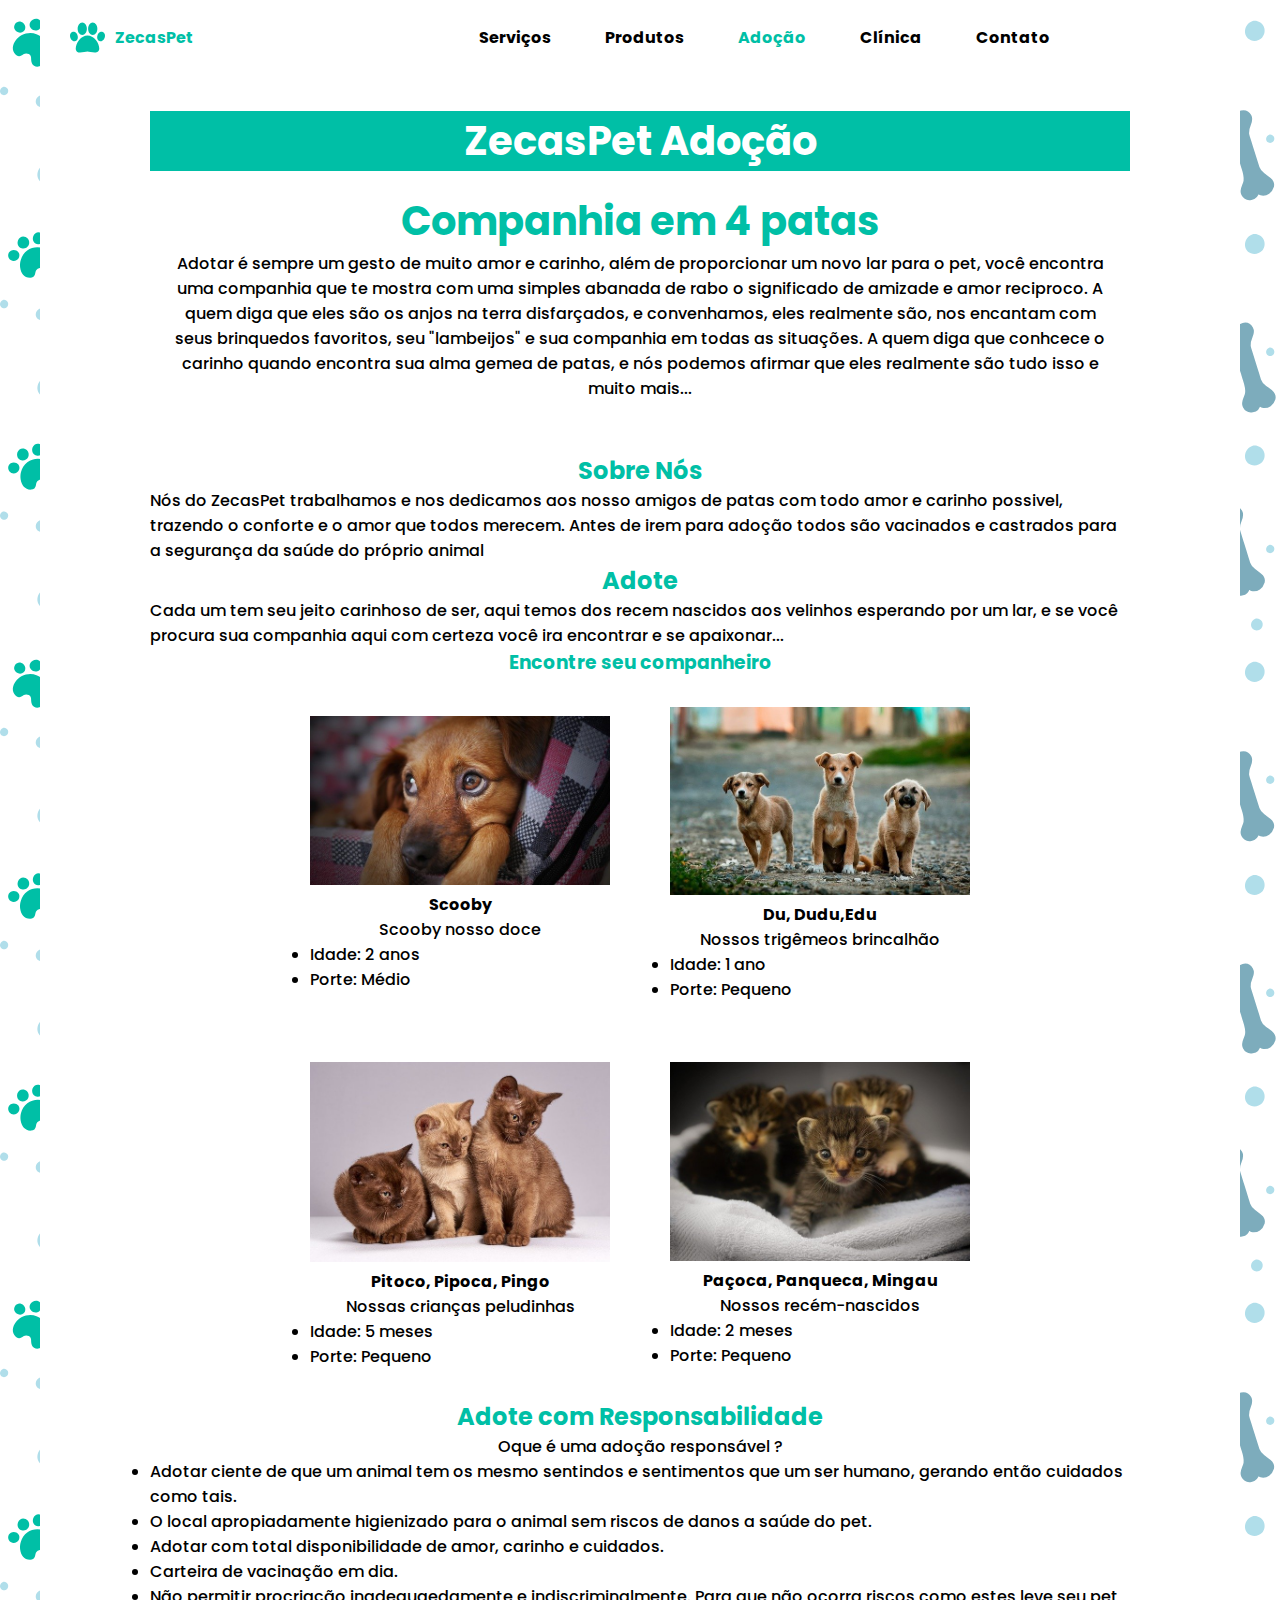
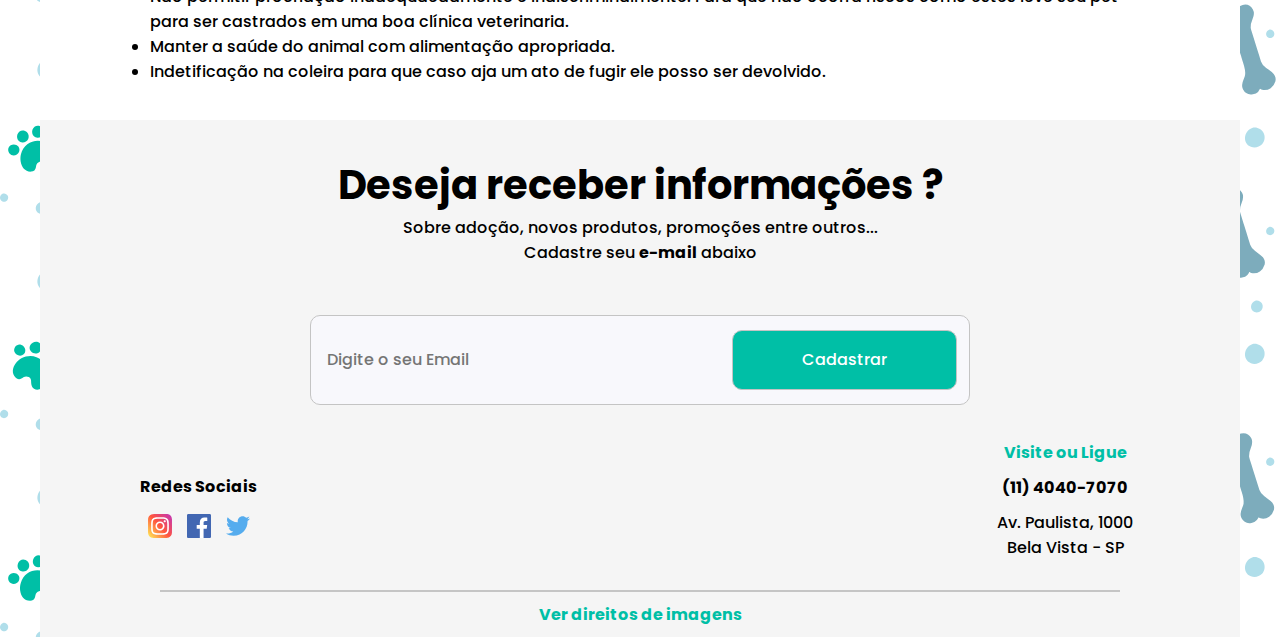
<file: adotation.html>
<!doctype html>
<html>
<head>
	<meta charset="UTF-8">
  <meta http-equiv="X-UA-Compatible" content="IE=edge">
  <meta name="viewport" content="width=device-width, initial-scale=1.0">
  <link rel="shortcut icon" href="assets/img/icons/paw.svg" type="image/x-icon">
  <link rel="stylesheet" href="assets/css/global.css">
  <link rel="stylesheet" href="assets/css/adotation.css">
  <title>ZecasPet | Adoção</title>
</head>
<body>
	<div class="container">

		<nav>
      <div class="logoNav">
        <a href="index.html">
          <img class="logo" src="assets/img/icons/paw.svg" title="Ir para página Inicial" draggable="false"> 
          ZecasPet
        </a>
      </div>
      <div class="linksNav">
        <a href="#services">Serviços</a>
        <a href="products.html">Produtos</a>
        <a href="adotation.html" class="selected">Adoção</a>
        <a href="clinic.html">Clínica</a>
        <a href="contact.html">Contato</a>
      </div>
    </nav>


		<main>
					<div id="principal">
						<h1>ZecasPet Adoção</h1>
					</div>
				
				<header id="topo">
					<h1>Companhia em 4 patas</h1>
					<p>Adotar é sempre um gesto de muito amor e carinho, além de proporcionar um novo lar para o pet, você encontra uma companhia que te mostra com uma simples abanada de rabo o significado de amizade e amor reciproco. A quem diga que eles são os anjos na terra disfarçados, e convenhamos, eles realmente são, nos encantam com seus brinquedos favoritos, seu "lambeijos" e sua companhia em todas as situações. A quem diga que conhcece o carinho quando encontra sua alma gemea de patas, e nós podemos afirmar que eles realmente são tudo isso e muito mais... </p>
				</header>
				
				<section id="Sobre Nós">
					<h2>Sobre Nós</h2>
					<p>Nós do ZecasPet trabalhamos e nos dedicamos aos nosso amigos de patas com todo amor e carinho possivel, trazendo o conforte e o amor que todos merecem. 
						Antes de irem para adoção todos são vacinados e castrados para a segurança da saúde do próprio animal</p>
				</section>
					
					<section id="Adote">
						<h2>Adote</h2>
						<p>Cada um tem seu jeito carinhoso de ser, aqui temos dos recem nascidos aos velinhos esperando por um lar, e se você procura sua companhia aqui com certeza você ira encontrar e se apaixonar...</p>
					</section>
					
			<section>
					<h3>Encontre seu companheiro</h3>
						
				<div>	
					<figure>
					<img width="300" src="assets/img/adotation/adocao2.jpg">
					<h4>Scooby</h4>
				
					<p>Scooby nosso doce</p>
					<li>Idade: 2 anos</li>
					<li>Porte: Médio</li>
					</figure>

					<figure>
						<img width="300" src="assets/img/adotation/adocao4.jpg">
						<h4>Du, Dudu,Edu</h4>

						<p>Nossos trigêmeos brincalhão</p>
						<li>Idade: 1 ano</li>
						<li>Porte: Pequeno</li>
					</figure>
				</div>

				<div>
					<figure>
						<img width="300" src="assets/img/adotation/adocao1.jpg">
						<h4>Pitoco, Pipoca, Pingo</h4>
					
						<p>Nossas crianças peludinhas</p>
						<li>Idade: 5 meses</li>
						<li>Porte: Pequeno</li>
					</figure>

					<figure>
						<img width="300" src="assets/img/adotation/adocao3.jpg">
						<h4>Paçoca, Panqueca, Mingau</h4>

						<p>Nossos recém-nascidos</p>
						<li>Idade: 2 meses</li>
						<li>Porte: Pequeno</li>
					</figure>
				</div>
			</section>

			<section id="Adoção Responsável">
				
				<h2>Adote com Responsabilidade</h2>
				<p>Oque é uma adoção responsável ?</p>
				<li>Adotar ciente de que um animal tem os mesmo sentindos e sentimentos que um ser humano, gerando então cuidados como tais.</li>
				<li>O local apropiadamente higienizado para o animal sem riscos de danos a saúde do pet.</li>
				<li>Adotar com total disponibilidade de amor, carinho e cuidados.</li>
				<li>Carteira de vacinação em dia.</li>
				<li>Não permitir procriação inadequaedamente e indiscriminalmente. Para que não ocorra riscos como estes leve seu pet para ser castrados em uma boa clínica veterinaria.</li>
				<li>Manter a saúde do animal com alimentação apropriada.</li>
				<li>Indetificação na coleira para que caso aja um ato de fugir ele posso ser devolvido.</li>
				
			</section>
		</main>

		<footer>

      <div class="newslatter">
        <h1>Deseja receber informações ?</h1>
        <p>
          Sobre adoção, novos produtos, promoções entre outros...<br>
          Cadastre seu <b>e-mail</b> abaixo
        </p>
        <div class="block">
          <input type="email" name="email" placeholder="Digite o seu Email" />
          <button>Cadastrar</button> 
        </div>
      </div>

      <section id="abrirModal" class="modal">
        <a href="#fechar" title="Fechar" class="fechar">x</a>
        <div>
          <h2>Direitos das Imagens Utilizadas: </h2>

          <h3>Icones / Fundo</h3>
          <section>
            <div class="cardModal">
              <img src="assets/img/icons/paw.svg" alt="Pata Logo" draggable="false">
              <p>
                <a href="https://www.flaticon.com/free-icon/paw_672675" target="_blank">FONTE</a> <br>
                Icons made by <a href="https://www.flaticon.com/authors/pixel-perfect" title="Pixel perfect" >Pixel perfect</a><br>
                from <a href="https://www.flaticon.com/" title="Flaticon">www.flaticon.com</a>
              </p>
            </div>
            <div class="cardModal">
              <img src="assets/img/icons/instagram.svg" alt="Instagram Logo" draggable="false">
              <p>
                <a href="https://www.flaticon.com/free-icon/instagram_2111463" target="_blank">FONTE</a> <br>
                Icons made by <a href="https://www.flaticon.com/authors/pixel-perfect" title="Pixel perfect" >Pixel perfect</a><br>
                from <a href="https://www.flaticon.com/" title="Flaticon">www.flaticon.com</a>
              </p>
            </div>
            <div class="cardModal">
              <img src="assets/img/icons/facebook.svg" alt="Facebook Logo" draggable="false">
              <p>
                <a href="https://www.flaticon.com/free-icon/facebook_1384053" target="_blank">FONTE</a> <br>
                Icons made by <a href="https://www.flaticon.com/authors/pixel-perfect" title="Pixel perfect" >Pixel perfect</a><br>
                from <a href="https://www.flaticon.com/" title="Flaticon">www.flaticon.com</a>
              </p>
            </div>
            <div class="cardModal">
              <img src="assets/img/icons/twitter.svg" alt="Twitter Logo" draggable="false">
              <p>
                <a href="https://www.flaticon.com/free-icon/twitter_2111688" target="_blank">FONTE</a> <br>
                Icons made by <a href="https://www.flaticon.com/authors/pixel-perfect" title="Pixel perfect" >Pixel perfect</a><br>
                from <a href="https://www.flaticon.com/" title="Flaticon">www.flaticon.com</a>
              </p>
            </div>

            <div class="cardModal">
              <img src="assets/img/background.svg" alt="Fundo do site" draggable="false">
              <p>
                <a href="https://www.freepik.com/free-vector/bons-foot-prints-pattern-background_1123963.htm" target="_blank">FONTE</a> <br>
                <a href="https://www.freepik.com/vectors/background">Background vector created by isidoro151 - www.freepik.com</a>
              </p>
            </div>
          </section>

          <h3>Imagens da Página </h3>
          <section>

            <div class="cardModal">
              <img src="assets/img/adotation/adocao1.jpg" draggable="false" alt="Imagem da Página de Adoção">
              <p>
                <a href="https://pixabay.com/pt/photos/bonito-gatos-gatinhos-animais-3273789/" target="_blank"><b>FONTE</b></a>
                <br>
                Imagem de <a href="https://pixabay.com/pt/users/dyadya_lyosha-8518079/?utm_source=link-attribution&amp;utm_medium=referral&amp;utm_campaign=image&amp;utm_content=3273789">Алексей Боярских</a> por <a href="https://pixabay.com/pt/?utm_source=link-attribution&amp;utm_medium=referral&amp;utm_campaign=image&amp;utm_content=3273789">Pixabay</a>
              </p>
            </div>

            <div class="cardModal">
              <img src="assets/img/adotation/adocao2.jpg" draggable="false" alt="Imagem da Página de Adoção">
              <p>
                <a href="https://pixabay.com/pt/photos/c%C3%A3o-bonito-animal-3071334/" target="_blank"><b>FONTE</b></a>
                <br>
                Imagem de <a href="https://pixabay.com/pt/users/moshehar-7046690/?utm_source=link-attribution&amp;utm_medium=referral&amp;utm_campaign=image&amp;utm_content=3071334">Moshe Harosh</a> por <a href="https://pixabay.com/pt/?utm_source=link-attribution&amp;utm_medium=referral&amp;utm_campaign=image&amp;utm_content=3071334">Pixabay</a>
              </p>
            </div>

            <div class="cardModal">
              <img src="assets/img/adotation/adocao3.jpg" draggable="false" alt="Imagem da Página de Adoção">
              <p>
                <a href="https://pixabay.com/pt/photos/gatinhos-gatos-felino-animais-1824367/" target="_blank"><b>FONTE</b></a>
                <br>
                Imagem de <a href="https://pixabay.com/pt/users/12019-12019/?utm_source=link-attribution&amp;utm_medium=referral&amp;utm_campaign=image&amp;utm_content=1824367">David Mark</a> por <a href="https://pixabay.com/pt/?utm_source=link-attribution&amp;utm_medium=referral&amp;utm_campaign=image&amp;utm_content=1824367">Pixabay</a>
              </p>
            </div>

            <div class="cardModal">
              <img src="assets/img/adotation/adocao4.jpg" draggable="false" alt="Imagem da Página de Adoção">
              <p>
                <a href="https://pixabay.com/pt/photos/c%C3%A3es-filhotes-de-cachorro-984015/" target="_blank"><b>FONTE</b></a>
                <br>
                Imagem de <a href="https://pixabay.com/photos/?utm_source=link-attribution&amp;utm_medium=referral&amp;utm_campaign=image&amp;utm_content=984015">Free-Photos</a> por <a href="https://pixabay.com/pt/?utm_source=link-attribution&amp;utm_medium=referral&amp;utm_campaign=image&amp;utm_content=984015">Pixabay</a>
              </p>
            </div>
            
          </section>
        </div>
      </section>  

      <div class="infos">
        <section>
          <h4>Redes Sociais</h4>
          <div class="social">
            <a href="https://instagram.com" target="_blank">
              <img src="assets/img/icons/instagram.svg" width="24" draggable="false" alt="Instagram">
            </a>
            </a>
            <a href="https://facebook.com" target="_blank">
              <img src="assets/img/icons/facebook.svg" width="24" draggable="false" alt="Facebook">
            </a>
            <a href="https://twitter.com" target="_blank">
              <img src="assets/img/icons/twitter.svg" width="24" draggable="false" alt="Twitter">
            </a>
          </div>
        </section>

        <section>
          <span>Visite ou Ligue</span>

          <h4>(11) 4040-7070</h4>

          <p>
            Av. Paulista, 1000<br/>
            Bela Vista - SP
          </p>
        </section>
      </div>

      <div class="credits">
        <div class="row"></div>
        <span><a href="#abrirModal">Ver direitos de imagens</a></span>
      </div>
    </footer>
	</div>
</body>
</html>
</file>
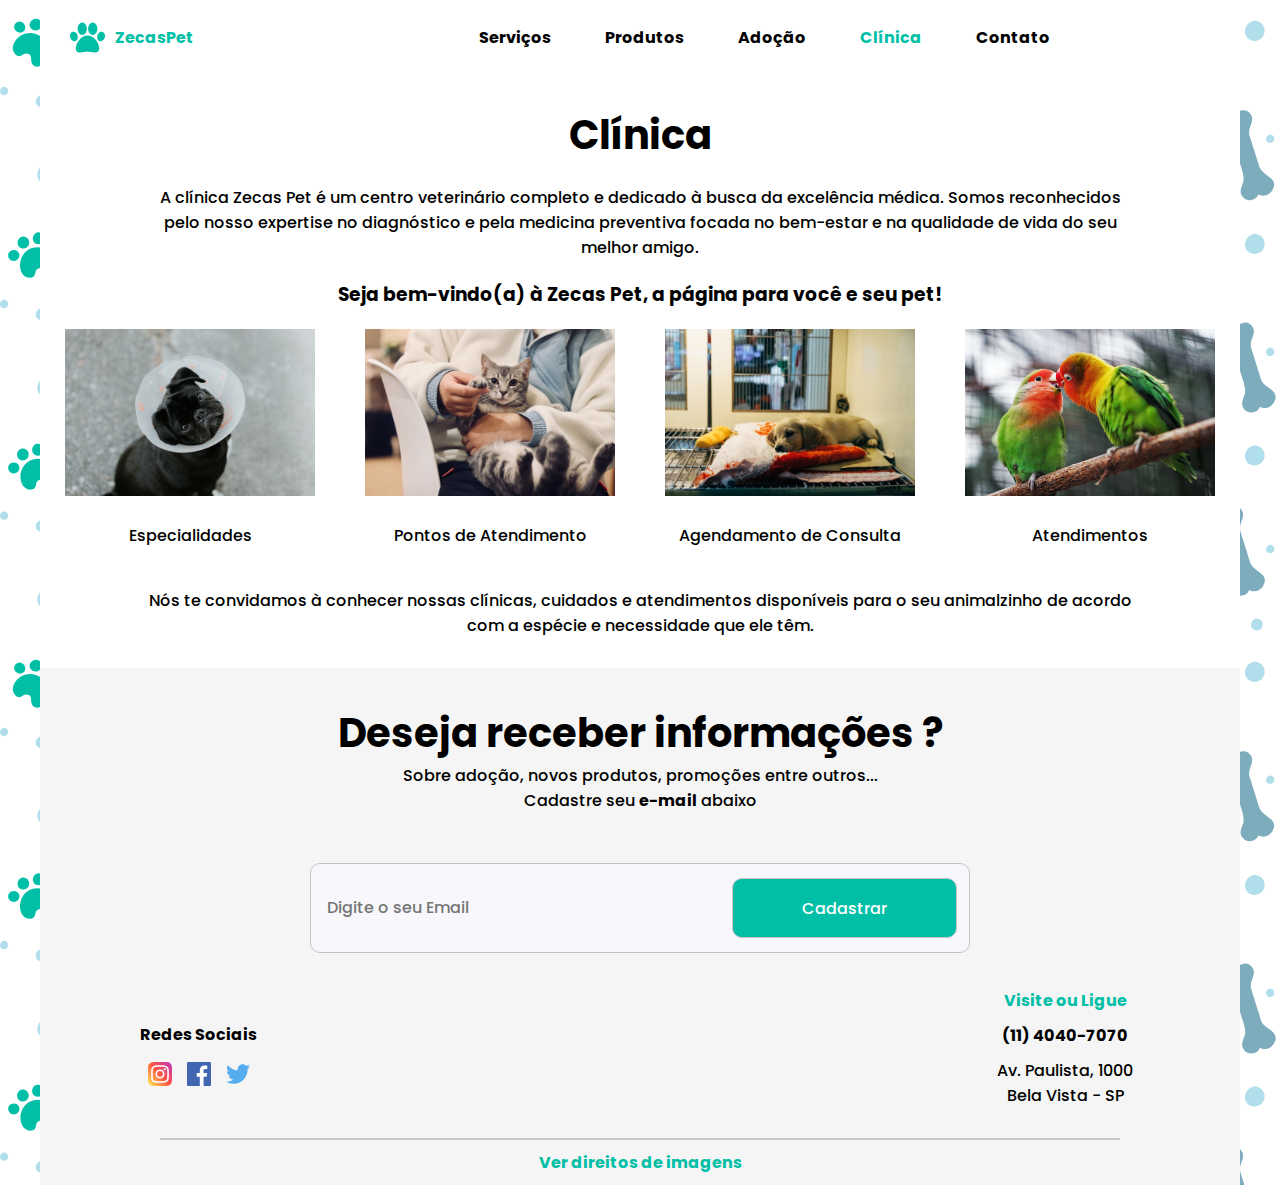
<file: clinic.html>
﻿<!DOCTYPE html>
<html lang="pt-br">
<head>
  <meta charset="UTF-8">
  <meta http-equiv="X-UA-Compatible" content="IE=edge">
  <meta name="viewport" content="width=device-width, initial-scale=1.0">
  <link rel="shortcut icon" href="assets/img/icons/paw.svg" type="image/x-icon">
  <link rel="stylesheet" href="assets/css/global.css">
  <link rel="stylesheet" href="assets/css/clinic.css">
  <title>ZecasPet | Clínica</title>
</head>

<body>
	<div class="container">

		<nav>
      <div class="logoNav">
        <a href="index.html">
          <img class="logo" src="assets/img/icons/paw.svg" title="Ir para página Inicial" draggable="false"> 
          ZecasPet
        </a>
      </div>
      <div class="linksNav">
        <a href="#services">Serviços</a>
        <a href="products.html">Produtos</a>
        <a href="adotation.html">Adoção</a>
        <a href="clinic.html" class="selected">Clínica</a>
        <a href="contact.html">Contato</a>
      </div>
    </nav>

		<main>
			<div class="texto">
				<h1> Clínica </h1>
				
				<p>
					A clínica Zecas Pet é um centro veterinário completo e dedicado à
					busca da excelência médica. Somos reconhecidos pelo nosso expertise
					no diagnóstico e pela medicina preventiva focada no bem-estar e na
					qualidade de vida do seu melhor amigo.
				</p>
				
				
				<h3>
					Seja bem-vindo(a) à Zecas Pet, a página para você e seu pet!
				</h3>
			</div>
			
			<div class="imagem">

				<div>
					<img src="assets/img/clinic/atendimentos.jpg" width="250" />
					<p>Especialidades</p>
				</div>

				<div>
					<img src="assets/img/clinic/especialidades.jpg" width="250" />
					<p>Pontos de Atendimento</p>
				</div>

				<div>
					<img src="assets/img/clinic/pontosdeatendimento.jpg" width="250" />
					<p>Agendamento de Consulta</p>
				</div>

				<div>
					<img src="assets/img/clinic/passaros.jpg" width="250" />
					<p>Atendimentos</p>
				</div>
			</div>

			<p id="final"> 
				Nós te convidamos à conhecer nossas clínicas, cuidados e 
				atendimentos disponíveis para o seu animalzinho de acordo
				com a espécie e necessidade que ele têm.
			</p>
		</main>

		<footer>

      <div class="newslatter">
        <h1>Deseja receber informações ?</h1>
        <p>
          Sobre adoção, novos produtos, promoções entre outros...<br>
          Cadastre seu <b>e-mail</b> abaixo
        </p>
        <div class="block">
          <input type="email" name="email" placeholder="Digite o seu Email" />
          <button>Cadastrar</button> 
        </div>
      </div>

      <section id="abrirModal" class="modal">
        <a href="#fechar" title="Fechar" class="fechar">x</a>
        <div>
          <h2>Direitos das Imagens Utilizadas: </h2>

          <h3>Icones / Fundo</h3>
          <section>
            <div class="cardModal">
              <img src="assets/img/icons/paw.svg" alt="Pata Logo" draggable="false">
              <p>
                <a href="https://www.flaticon.com/free-icon/paw_672675" target="_blank">FONTE</a> <br>
                Icons made by <a href="https://www.flaticon.com/authors/pixel-perfect" title="Pixel perfect" >Pixel perfect</a><br>
                from <a href="https://www.flaticon.com/" title="Flaticon">www.flaticon.com</a>
              </p>
            </div>
            <div class="cardModal">
              <img src="assets/img/icons/instagram.svg" alt="Instagram Logo" draggable="false">
              <p>
                <a href="https://www.flaticon.com/free-icon/instagram_2111463" target="_blank">FONTE</a> <br>
                Icons made by <a href="https://www.flaticon.com/authors/pixel-perfect" title="Pixel perfect" >Pixel perfect</a><br>
                from <a href="https://www.flaticon.com/" title="Flaticon">www.flaticon.com</a>
              </p>
            </div>
            <div class="cardModal">
              <img src="assets/img/icons/facebook.svg" alt="Facebook Logo" draggable="false">
              <p>
                <a href="https://www.flaticon.com/free-icon/facebook_1384053" target="_blank">FONTE</a> <br>
                Icons made by <a href="https://www.flaticon.com/authors/pixel-perfect" title="Pixel perfect" >Pixel perfect</a><br>
                from <a href="https://www.flaticon.com/" title="Flaticon">www.flaticon.com</a>
              </p>
            </div>
            <div class="cardModal">
              <img src="assets/img/icons/twitter.svg" alt="Twitter Logo" draggable="false">
              <p>
                <a href="https://www.flaticon.com/free-icon/twitter_2111688" target="_blank">FONTE</a> <br>
                Icons made by <a href="https://www.flaticon.com/authors/pixel-perfect" title="Pixel perfect" >Pixel perfect</a><br>
                from <a href="https://www.flaticon.com/" title="Flaticon">www.flaticon.com</a>
              </p>
            </div>

            <div class="cardModal">
              <img src="assets/img/background.svg" alt="Fundo do site" draggable="false">
              <p>
                <a href="https://www.freepik.com/free-vector/bons-foot-prints-pattern-background_1123963.htm" target="_blank">FONTE</a> <br>
                <a href="https://www.freepik.com/vectors/background">Background vector created by isidoro151 - www.freepik.com</a>
              </p>
            </div>
          </section>

          <h3>Imagens da Página </h3>
          <section>

            <div class="cardModal">
              <img src="assets/img/clinic/atendimentos.jpg" draggable="false" alt="Imagem da Página de Clínica">
              <p>
                <a href="https://unsplash.com/photos/2hc6ocDAsNY" target="_blank"><b>FONTE</b></a>
                <br>
                Photo by <a href="https://unsplash.com/@priscilladupreez?utm_source=unsplash&utm_medium=referral&utm_content=creditCopyText">Priscilla Du Preez</a> on <a href="https://unsplash.com/?utm_source=unsplash&utm_medium=referral&utm_content=creditCopyText">Unsplash</a>
              </p>
            </div>

            <div class="cardModal">
              <img src="assets/img/clinic/especialidades.jpg" draggable="false" alt="Imagem da Página de Clínica">
              <p>
                <a href="https://unsplash.com/photos/tDlo2ZPlQlU" target="_blank"><b>FONTE</b></a>
                <br>
                Photo by <a href="https://unsplash.com/@whitakiller?utm_source=unsplash&utm_medium=referral&utm_content=creditCopyText">Werzk Luuu</a> on <a href="https://unsplash.com/?utm_source=unsplash&utm_medium=referral&utm_content=creditCopyText">Unsplash</a>
              </p>
            </div>

            <div class="cardModal">
              <img src="assets/img/clinic/pontosdeatendimento.jpg" draggable="false" alt="Imagem da Página de Clínica">
              <p>
                <a href="https://unsplash.com/photos/PcKhVNNyEio" target="_blank"><b>FONTE</b></a>
                <br>
                Photo by <a href="https://unsplash.com/@markuswinkler?utm_source=unsplash&utm_medium=referral&utm_content=creditCopyText">Markus Winkler</a> on <a href="https://unsplash.com/?utm_source=unsplash&utm_medium=referral&utm_content=creditCopyText">Unsplash</a>
              </p>
            </div>

            <div class="cardModal">
              <img src="assets/img/clinic/passaros.jpg" draggable="false" alt="Imagem da Página de Clínica">
              <p>
                <a href="https://unsplash.com/photos/JY6SQqlJLXE" target="_blank"><b>FONTE</b></a>
                <br>
                Photo by <a href="https://unsplash.com/@jonah_jpg?utm_source=unsplash&utm_medium=referral&utm_content=creditCopyText">Jonah Pettrich</a> on <a href="https://unsplash.com/?utm_source=unsplash&utm_medium=referral&utm_content=creditCopyText">Unsplash</a>
              </p>
            </div>
            
          </section>
        </div>
      </section>  

      <div class="infos">
        <section>
          <h4>Redes Sociais</h4>
          <div class="social">
            <a href="https://instagram.com" target="_blank">
              <img src="assets/img/icons/instagram.svg" width="24" draggable="false" alt="Instagram">
            </a>
            </a>
            <a href="https://facebook.com" target="_blank">
              <img src="assets/img/icons/facebook.svg" width="24" draggable="false" alt="Facebook">
            </a>
            <a href="https://twitter.com" target="_blank">
              <img src="assets/img/icons/twitter.svg" width="24" draggable="false" alt="Twitter">
            </a>
          </div>
        </section>

        <section>
          <span>Visite ou Ligue</span>

          <h4>(11) 4040-7070</h4>

          <p>
            Av. Paulista, 1000<br/>
            Bela Vista - SP
          </p>
        </section>
      </div>

      <div class="credits">
        <div class="row"></div>
        <span><a href="#abrirModal">Ver direitos de imagens</a></span>
      </div>
    </footer>

	</div>
</body>
</html>
</file>
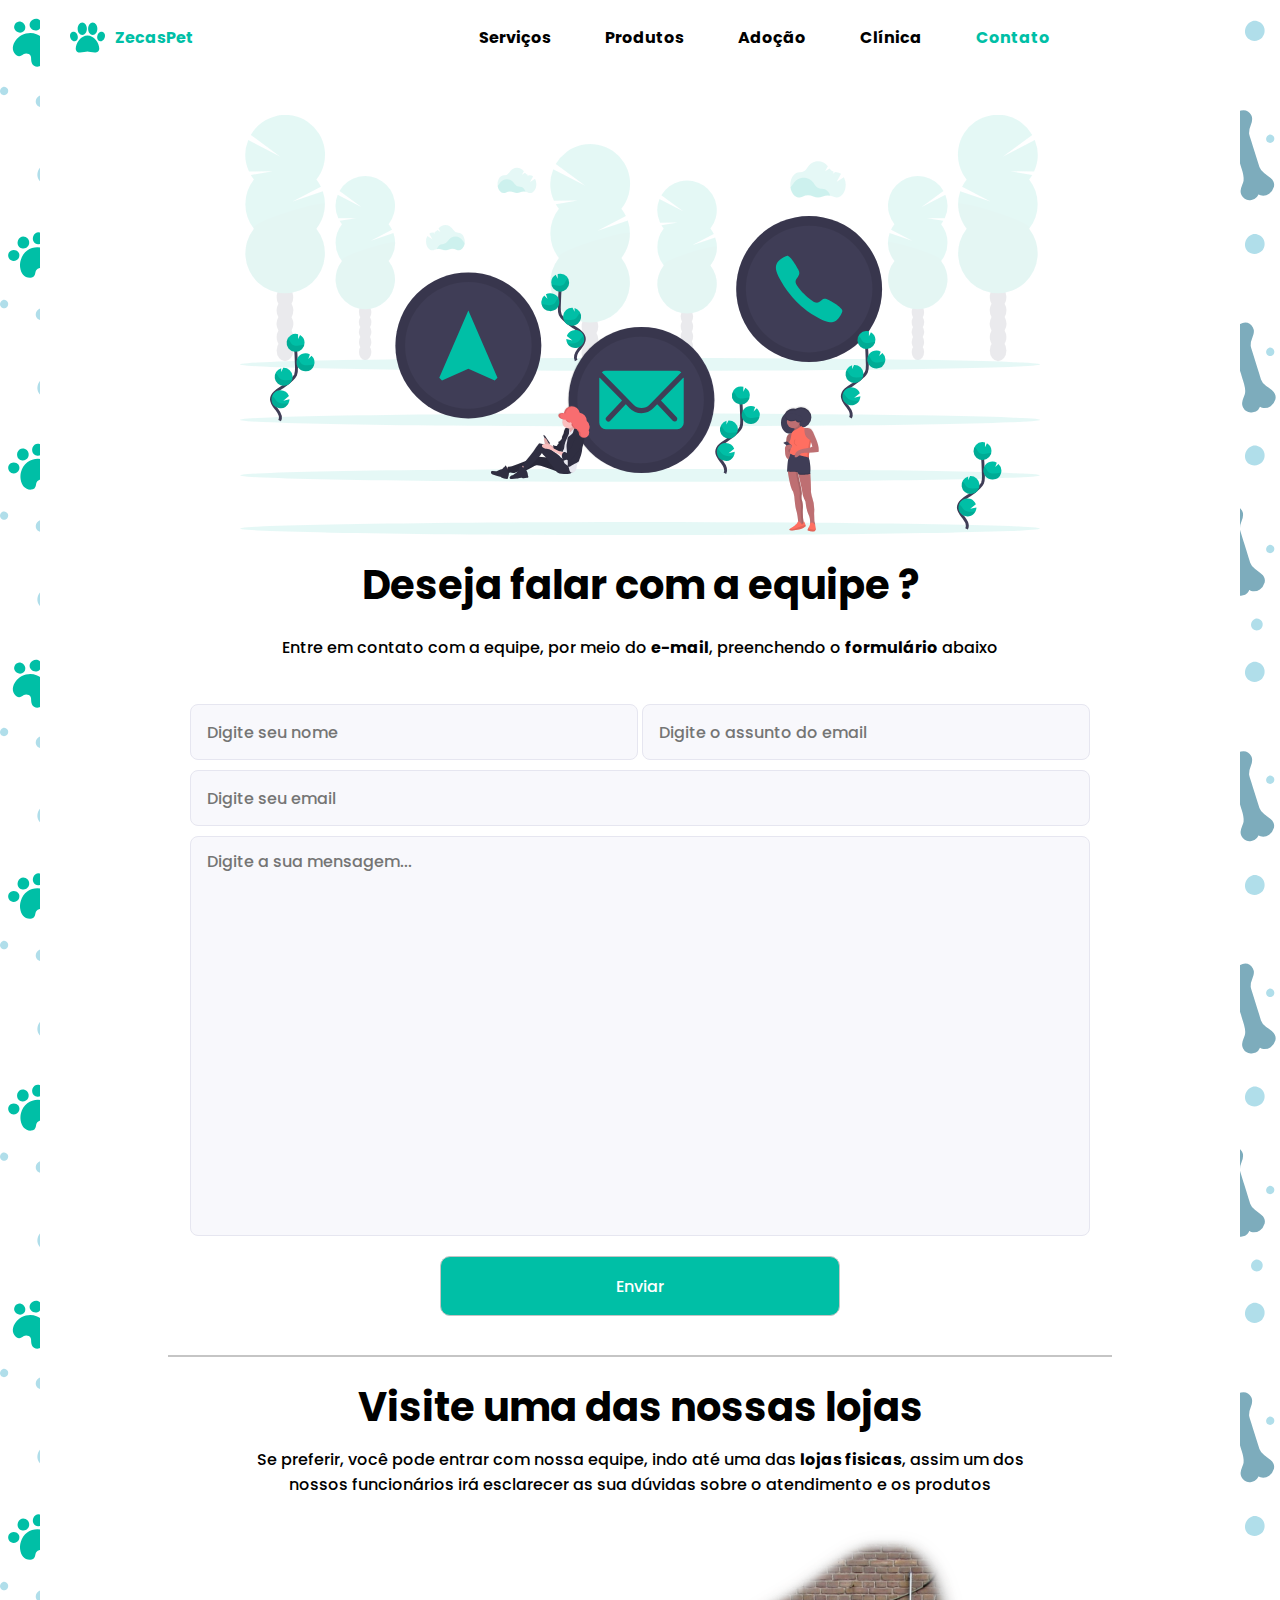
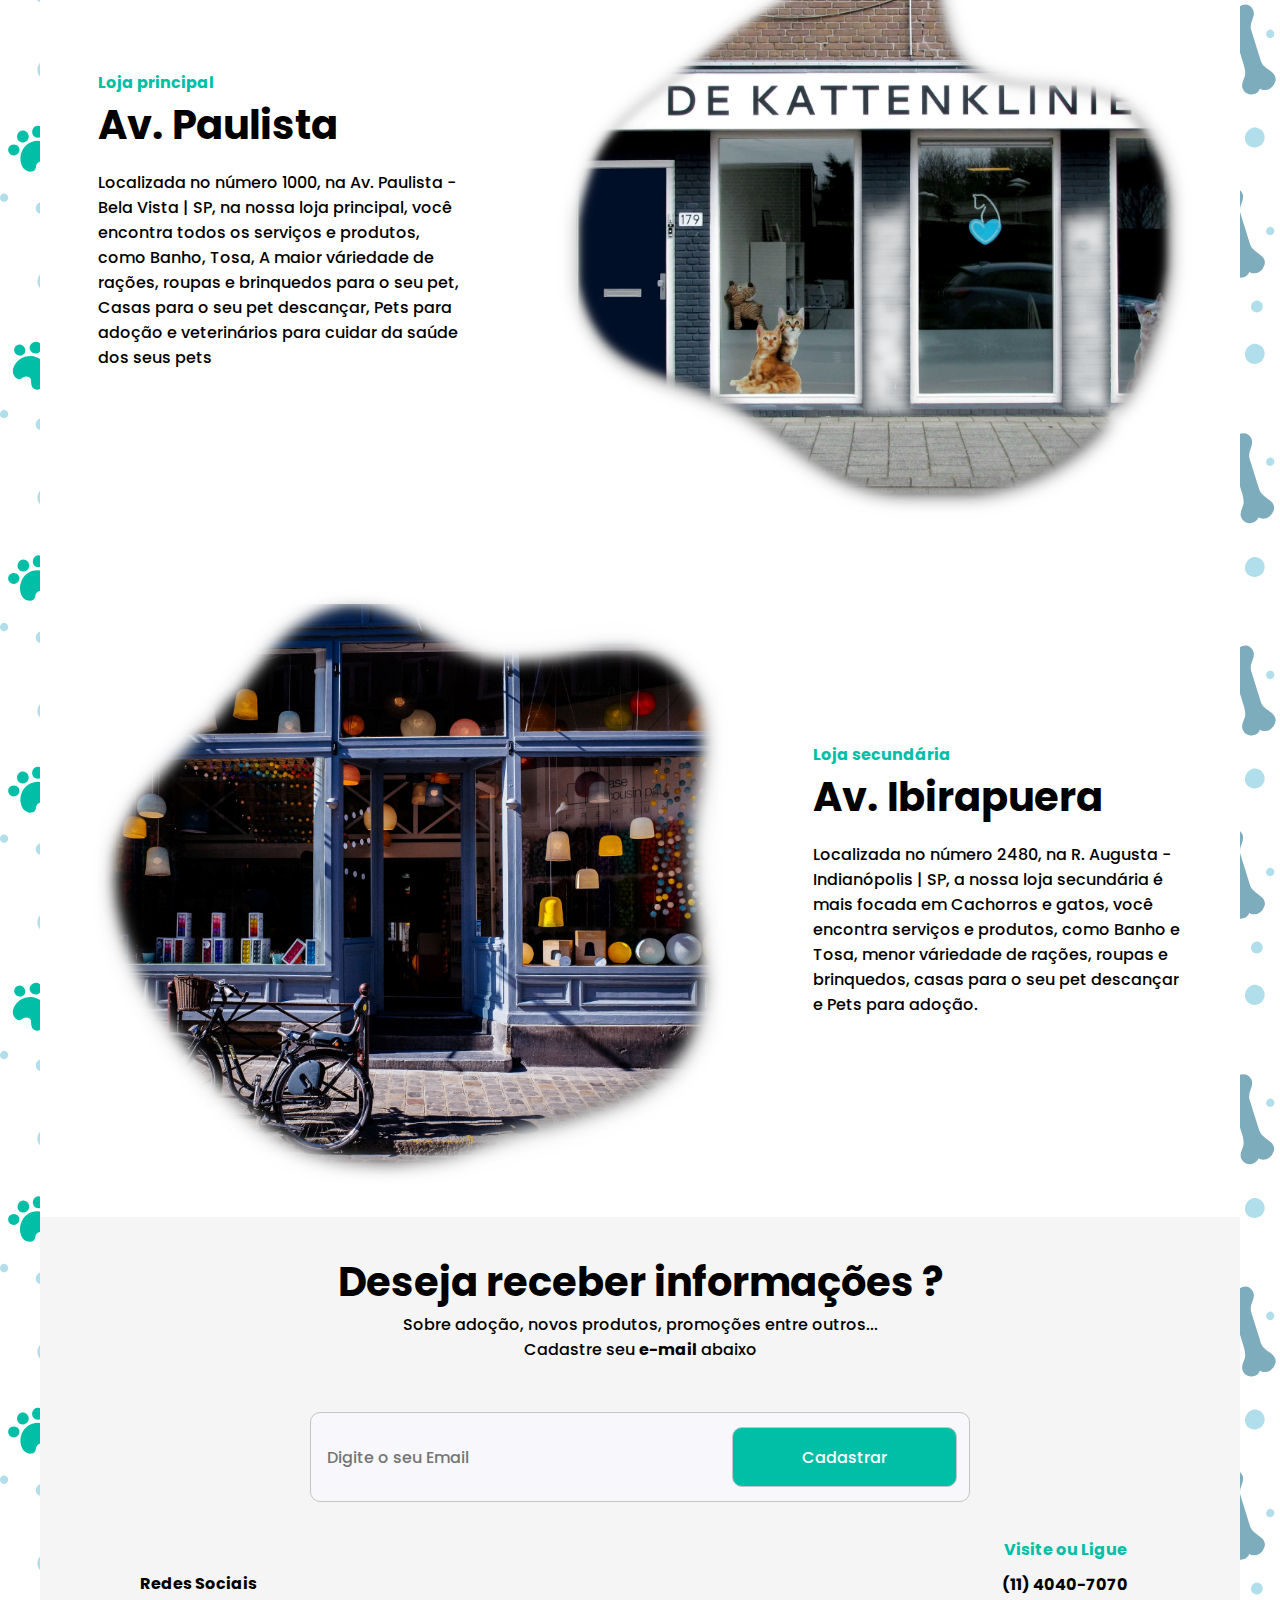
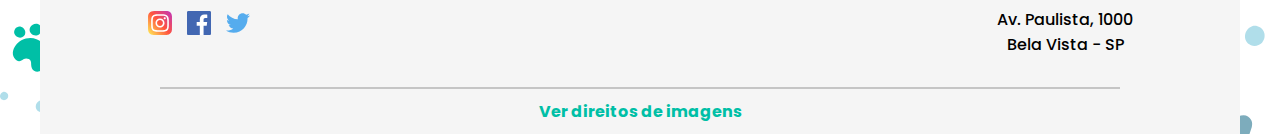
<file: contact.html>
<!DOCTYPE html>
<html lang="pt-br">
<head>
  <meta charset="UTF-8">
  <meta http-equiv="X-UA-Compatible" content="IE=edge">
  <meta name="viewport" content="width=device-width, initial-scale=1.0">
  <link rel="shortcut icon" href="assets/img/icons/paw.svg" type="image/x-icon">
  <link rel="stylesheet" href="assets/css/global.css">
  <link rel="stylesheet" href="assets/css/contact.css">
  <title>ZecasPet | Contato</title>
</head>
<body>
  <div class="container">
    <nav>
      <div class="logoNav">
        <a href="index.html">
          <img class="logo" src="assets/img/icons/paw.svg" title="Ir para página Inicial" draggable="false"> 
          ZecasPet
        </a>
      </div>
      <div class="linksNav">
        <a href="#services">Serviços</a>
        <a href="products.html">Produtos</a>
        <a href="adotation.html">Adoção</a>
        <a href="clinic.html">Clínica</a>
        <a href="contact.html" class="selected">Contato</a>
      </div>
    </nav>

    <main>

      <div class="contact">
        <img src="assets/img/contact/contact.svg" draggable="false" alt="Entre em Contato">

        <h1>Deseja falar com a equipe ?</h1>

        <p>Entre em contato com a equipe, por meio do <b>e-mail</b>, preenchendo o <b>formulário</b> abaixo</p>

      </div>

      <div class="form">
      
        <section>
          <input type="text" name="name" placeholder="Digite seu nome">
          <input type="text" name="about" placeholder="Digite o assunto do email">
        </section>
        
        <section>
          <input type="email" name="email"  placeholder="Digite seu email">
          <textarea placeholder="Digite a sua mensagem..." name="" cols="30" rows="20"></textarea>
          <button>Enviar</button>
        </section>
      </div>

      <section class="storeInfos">
        <div class="row"></div>
        <h1>Visite uma das nossas lojas</h1>
        <p>
          Se preferir, você pode entrar com nossa equipe, indo até
          uma das <b>lojas fisicas</b>, assim um dos nossos funcionários 
          irá esclarecer as sua dúvidas sobre o atendimento e os produtos
        </p>
      </section>

      <div class="store">
        <aside>
          <span>Loja principal</span>

          <h1>Av. Paulista</h1>

          <p>
            Localizada no número 1000, na Av. Paulista - Bela Vista | SP,
            na nossa loja principal, você encontra todos os serviços e produtos, como Banho,
            Tosa, A maior váriedade de rações, roupas e brinquedos para
            o seu pet, Casas para o seu pet descançar, Pets para adoção
            e veterinários para cuidar da saúde dos seus pets
          </p>
        </aside>
        
        <aside>
          <img src="assets/img/contact/store.png" alt="Loja principal" draggable="false">
        </aside>

      </div>

      <div class="store">

        <aside>
          <img src="assets/img/contact/store2.png" alt="Loja secundária" draggable="false">
        </aside>

        <aside>
          <span>Loja secundária</span>

          <h1>Av. Ibirapuera</h1>

          <p>
            Localizada no número 2480, na R. Augusta - Indianópolis | SP,
            a nossa loja secundária é mais focada em Cachorros e gatos,
            você encontra serviços e produtos, como Banho e Tosa, menor váriedade de rações,
            roupas e brinquedos, casas para o seu pet descançar e Pets para adoção.
          </p>
        </aside>

      </div>

    </main>
    
    <footer>

      <div class="newslatter">
        <h1>Deseja receber informações ?</h1>
        <p>
          Sobre adoção, novos produtos, promoções entre outros...<br>
          Cadastre seu <b>e-mail</b> abaixo
        </p>
        <div class="block">
          <input type="email" name="email" placeholder="Digite o seu Email" />
          <button>Cadastrar</button> 
        </div>
      </div>

      <section id="abrirModal" class="modal">
        <a href="#fechar" title="Fechar" class="fechar">x</a>
        <div>
          <h2>Direitos das Imagens Utilizadas: </h2>

          <h3>Icones / Fundo</h3>
          <section>
            <div class="cardModal">
              <img src="assets/img/icons/paw.svg" alt="Pata Logo" draggable="false">
              <p>
                <a href="https://www.flaticon.com/free-icon/paw_672675" target="_blank">FONTE</a> <br>
                Icons made by <a href="https://www.flaticon.com/authors/pixel-perfect" title="Pixel perfect" >Pixel perfect</a><br>
                from <a href="https://www.flaticon.com/" title="Flaticon">www.flaticon.com</a>
              </p>
            </div>
            <div class="cardModal">
              <img src="assets/img/icons/instagram.svg" alt="Instagram Logo" draggable="false">
              <p>
                <a href="https://www.flaticon.com/free-icon/instagram_2111463" target="_blank">FONTE</a> <br>
                Icons made by <a href="https://www.flaticon.com/authors/pixel-perfect" title="Pixel perfect" >Pixel perfect</a><br>
                from <a href="https://www.flaticon.com/" title="Flaticon">www.flaticon.com</a>
              </p>
            </div>
            <div class="cardModal">
              <img src="assets/img/icons/facebook.svg" alt="Facebook Logo" draggable="false">
              <p>
                <a href="https://www.flaticon.com/free-icon/facebook_1384053" target="_blank">FONTE</a> <br>
                Icons made by <a href="https://www.flaticon.com/authors/pixel-perfect" title="Pixel perfect" >Pixel perfect</a><br>
                from <a href="https://www.flaticon.com/" title="Flaticon">www.flaticon.com</a>
              </p>
            </div>
            <div class="cardModal">
              <img src="assets/img/icons/twitter.svg" alt="Twitter Logo" draggable="false">
              <p>
                <a href="https://www.flaticon.com/free-icon/twitter_2111688" target="_blank">FONTE</a> <br>
                Icons made by <a href="https://www.flaticon.com/authors/pixel-perfect" title="Pixel perfect" >Pixel perfect</a><br>
                from <a href="https://www.flaticon.com/" title="Flaticon">www.flaticon.com</a>
              </p>
            </div>

            <div class="cardModal">
              <img src="assets/img/background.svg" alt="Fundo do site" draggable="false">
              <p>
                <a href="https://www.freepik.com/free-vector/bons-foot-prints-pattern-background_1123963.htm" target="_blank">FONTE</a> <br>
                <a href="https://www.freepik.com/vectors/background">Background vector created by isidoro151 - www.freepik.com</a>
              </p>
            </div>
          </section>

          <h3>Imagens da Página de Contato</h3>
          <section>
            <div class="cardModal">
              <img src="assets/img/contact/contact.svg" draggable="false" alt="">
              <p>
                <a href="https://undraw.co/illustrations" target="_blank"><b>FONTE</b></a>
                <br>
                Imagem Gratuita
              </p>
            </div>

            <div class="cardModal">
              <img src="assets/img/contact/store.png" draggable="false" alt="">
              <p>
                <a href="https://unsplash.com/photos/zhYy10qCzdw" target="_blank"><b>FONTE</b></a>
                <br>
                Photo by <a href="https://unsplash.com/@joenomias?utm_source=unsplash&utm_medium=referral&utm_content=creditCopyText">Joenomias M. de Jong</a> on <a href="https://unsplash.com/?utm_source=unsplash&utm_medium=referral&utm_content=creditCopyText">Unsplash</a>
              </p>
            </div>

            <div class="cardModal">
              <img src="assets/img/contact/store2.png" draggable="false" alt="">
              <p>
                <a href=" https://unsplash.com/photos/F6-U5fGAOik" target="_blank"><b>FONTE</b></a>
                <br>
                Photo by <a href="https://unsplash.com/@tmwd?utm_source=unsplash&utm_medium=referral&utm_content=creditCopyText">Artem Gavrysh</a> on <a href="https://unsplash.com/?utm_source=unsplash&utm_medium=referral&utm_content=creditCopyText">Unsplash</a>
              </p>
            </div>
        
          </section>
        </div>
      </section>  

      <div class="infos">
        <section>
          <h4>Redes Sociais</h4>
          <div class="social">
            <a href="https://instagram.com" target="_blank">
              <img src="assets/img/icons/instagram.svg" width="24" draggable="false" alt="Instagram">
            </a>
            </a>
            <a href="https://facebook.com" target="_blank">
              <img src="assets/img/icons/facebook.svg" width="24" draggable="false" alt="Facebook">
            </a>
            <a href="https://twitter.com" target="_blank">
              <img src="assets/img/icons/twitter.svg" width="24" draggable="false" alt="Twitter">
            </a>
          </div>
        </section>

        <section>
          <span>Visite ou Ligue</span>

          <h4>(11) 4040-7070</h4>

          <p>
            Av. Paulista, 1000<br/>
            Bela Vista - SP
          </p>
        </section>
      </div>

      <div class="credits">
        <div class="row"></div>
        <span><a href="#abrirModal">Ver direitos de imagens</a></span>
      </div>
    </footer>

  </div>
</body>
</html>
</file>
<file: assets/css/global.css>
/* CONFIGURAÇÕES GLOBAIS E ESPECIAIS */
@import url('https://fonts.googleapis.com/css2?family=Poppins&display=swap');

:root {
  font-size: 62.5%;

  --color-line-in-white: #E6E6F0;
  --color-input-background: #F8F8FC;
  --border-input: #C4C4C4;

  --color-background: #FFFF;
  --color-background-footer: #F5F5F5;
  --primary: #00BFA6;
  --primary-dark: #00aa93;
}

* {
  padding: 0;
  margin: 0;
  box-sizing: border-box;
  font-family: 'Poppins', Calibri, sans-serif;
}

html{
  height: 100vh;
}

body{
  height: 100%;
  background: url(../img/background.svg);
}

body,
input,
button,
textarea{
  font: 500 1.6rem Poppins;
}

h1{
  font-size: 4rem;
}

a{
  text-decoration: none;
  color: var(--primary);
}

span{
  font-weight: bold;
  color: var(--primary);
}

.container{
  background: var(--color-background);
  width: 100%;

  max-width: 1200px;
  margin: 0 auto;
}

.gallery-cell {
  width: 100%;
  counter-increment: gallery-cell;
}

/* ESTILO DA BARRA DE NAVEGAÇÃO */

.container nav {
  padding: 20px;
  overflow: hidden;
  display: flex;
  align-items: center;
  justify-content: space-between;
  top: 0;
}

.container .logoNav a{
  display: flex;
  justify-content: center;
  align-items: center;
  font-weight: bold;
}

.container nav .linksNav a.selected{
  color: var(--primary);
}

.container .logoNav:hover{
  transform: scale(1.05);
  transition: .5s;
}

.container .logoNav a img{
  margin: 0 10px;
  width: 35px;
}

.container nav .linksNav {
  margin-right: 120px;
}

.container nav .linksNav a {
  margin-right: 50px;
  text-decoration: none;
  font-weight: bold;
  color: black;
  transition: color 0.2s;
}

.container nav .linksNav a:hover {
  color: var(--primary);
}

/* ESTILO DO CONTEÚDO PRINCIPAL */

.container main{
  padding: 0 10px;
}

/* ESTILO DO RODAPÉ */

.container footer {
  background: var(--color-background-footer);
}

.container footer .newslatter{
  display: flex;
  flex-direction: column;
  align-items: center;
  justify-content: center;

  padding: 35px 0;
  position: relative;
}

.container footer .newslatter p{
  text-align: center;
}

.block{
  width: 55%;
  margin: 50px 0 0px;
  position: relative;
}

.container footer .newslatter .block input{
  width: 100%;
  height: 90px;
  border-radius: 10px;
  padding: 0 25rem 0 1.6rem;
  border: 1px solid var(--border-input);
  background: var(--color-input-background);
  outline: none;
}

.container footer .newslatter .block input:focus{
  box-shadow: 0 0 0 2px var(--primary);
}

.container footer .newslatter .block button{
  position: absolute;
  width: 34%;
  height: 60px;
  border-radius: 10px;
  border: 1px solid var(--border-input);
  background: var(--primary);
  color: white;
  outline: none;
  right: 2%;
  top: 17%;
  transition: background-color 0.2s;
}

.container footer .newslatter .block button:hover{
  background-color: var(--primary-dark);
}


.container footer .infos{
  display: flex;
  justify-content: space-between;
  padding: 0 100px;
  margin-bottom: 30px;
}

.container footer .infos section:nth-child(1){
  margin-top: auto;
}

.container footer .infos section:nth-child(1) .social{
  display: flex;
  justify-content: space-around;
  flex-direction: row;

  margin: 15px 0;
}

.container footer .infos section:nth-child(2){
  text-align: center;
  width: 150px;
}

.container footer .infos section:nth-child(2) h4{
  margin: 1rem 0;
}

.container footer .credits{
  display: flex;
  align-items: center;
  flex-direction: column;
}

.row{
  border: 1px solid #C5C5C5;
  width: 80%;
}

.container footer .credits span{
  margin: 10px 0;
}

/* EDITANDO A SCROLL BAR */

/* width */
::-webkit-scrollbar {
  width: 10px;
}

/* Track */
::-webkit-scrollbar-track {
  border-radius: 10px;
}

/* Handle */
::-webkit-scrollbar-thumb {
  background: var(--border-input);
  border-radius: 10px;
}


@media(max-width: 700px){
  :root{
      font-size: 60%;
  }
}


.modal {
  opacity: 0;
}


.modal {
  position: fixed;
  top: 0;
  right: 0;
  bottom: 0;
  left: 0;
  background: rgba(0,0,0,0.8);
  z-index: 5;
  opacity:0;
  -webkit-transition: opacity 400ms ease-in;
  -moz-transition: opacity 400ms ease-in;
  transition: opacity 400ms ease-in;
  pointer-events: none;
}

.modal:target {
  opacity: 1;
  pointer-events: auto;
}

.modal > div {
  position: fixed;
  top: 60px;
  right: 60px;
  bottom: 60px;
  left: 60px;
  border-radius: 10px;
  padding: 20px;
  background: #fff;

  overflow-y: scroll;
  overflow-x: hidden;
  scroll-padding: 10px;
}


.modal > div ::-webkit-scrollbar {
  display: block;
  width: 3px;
}

/* Track */
.modal > div ::-webkit-scrollbar-track {
  border-radius: 10px;
}

/* Handle */
.modal > div::-webkit-scrollbar-thumb {
  background-color: var(--primary);
}

.modal > div::-webkit-scrollbar-track-piece:start {
  background: transparent;
  margin-top: 30px;
}

.modal > div::-webkit-scrollbar-track-piece:end {
  background: transparent;
  margin-bottom: 30px; 
}

.fechar {
  position: absolute;
  z-index: 7;
  width: 30px;
  right: 46px;
  top: 46px;
  text-align: center;
  line-height: 30px;
  background: #ff4545;
  border-radius: 50%;
  font-size: 16px;
  color: #FFF;
}

.modal div section {
  display: flex;
  flex-wrap: wrap;
  gap: 2rem;
  justify-content: flex-start;
  margin: 2rem 0;
}

.modal div h2 {
  margin-bottom: 1rem;
}

.cardModal {
  display: flex;
  flex-direction: column;
  align-items: center;
  text-align: center;
  width: 220px;
  height: 235px;
}

.cardModal img {
  width: 150px;
  margin-bottom: 1rem;
  border-radius: 10px;
  object-fit: cover;
}
</file>
<file: assets/css/adotation.css>
.container main {
	padding: 36px 110px;
}

main h2, main h3{
	color: #00BFA6 ;
}

#principal {
	background-color: var(--primary);
	text-align: center;
	color: white !important;
}

header {
	display: flex;
	flex-direction: column;
	align-items: center;
	background-size: cover;
	background-repeat: no-repeat;
	background-position: center;
	color: black ;
	text-align: center;
	padding: 20px;
}

header h1{
	color: #00BFA6 ;
}

header p {
	margin-bottom: 2em;
}

main section div {
	display: flex;
	flex-direction: row;
	align-items: center;
	justify-content: center;
}

main section h3 {
	display: flex;
	flex-direction: row;
	align-items: center;
	justify-content: center;
}

main section h2  {
	display: flex;
	flex-direction: row;
	align-items: center;
	justify-content: center;
}

main section h4 {
	display: flex;
	flex-direction: row;
	align-items: center;
	justify-content: center;
}

main section p {
	display: flex;
	flex-direction: row;
	align-items: center;
	justify-content: center;
}

main section li {
	align-items: center;
	justify-content: center;
}

main section div figure {
	margin: 30px;
}
</file>
<file: assets/css/clinic.css>
.container main {
  text-align: center;
  padding: 30px 0;
}

.container .texto,
#final {
  padding: 0 100px;
}


.container .texto p,
.container .texto h3,
.container .imagem div p {
  margin: 20px 0;
}

.container .imagem {
  display: flex;
  justify-content: space-around;
  flex-direction: row;
  margin-bottom: 20px;
}

.container .imagem div,
.container .imagem div p {
  width: 290px;
}
</file>
<file: assets/css/contact.css>
/* ESTILO PÁGINA TODA */
.container main div{
  height: 660px;
}

.container main div{
  align-items: center;
}

.container main .contact,
.container main .form,
.container main .form section:nth-child(2),
.container main .store{
  display: flex;
  flex-direction: column;
  align-items: center;
  justify-content: center;
}

/* ESTILO DO CONTATO */
.container main .contact img{
  width: 80rem;
  margin-top: -35px;
}

.container main .contact h1{
  margin: 20px 0;
}

.container main .contact .row {
  height: 0;
  margin: 2rem 0;
}

/* ESTILO DO FORMULÁRIO */

.container main .form {
  margin-top: -60px;
}

.container main .form section:nth-child(1) input,
.container main .form section:nth-child(2) input{
  height: 5.6rem;
  margin-top: 1rem;
  border-radius: 0.8rem;
  background: var(--color-input-background);
  border: 1px solid var(--color-line-in-white);
  outline: none;
  padding: 0 1.6rem;
}

.container main .form section:nth-child(1) input{
  width: 44.8rem;
}
.container main .form section:nth-child(2) input{
  width: 90rem;
}

.container main .form section:nth-child(2) textarea{
  height: 40rem;
  width: 90rem;
  margin: 1rem 0;
  border-radius: 0.8rem;
  background: var(--color-input-background);
  border: 1px solid var(--color-line-in-white);
  outline: none;
  resize: none;
  padding:1.2rem 1.6rem;
}

.container main .form input:focus,
.container main .form section:nth-child(2) textarea:focus{
  box-shadow: 0 0 0 2px var(--primary);
}

.container main section:nth-child(2) button{
  width: 40rem;
  height: 6rem;

  margin-top: 10px;
  border-radius: 10px;
  border: 1px solid var(--border-input);
  background: var(--primary);
  color: white;
  outline: none;
  transition: background-color 0.2s;
}

.container main section button:hover{
  background-color: var(--primary-dark);
}

/* ESTILO DAS LOJAS FÍSICAS */
.container main .storeInfos {
  display: flex;
  flex-direction: column;
  align-items: center;
  text-align: center;
}

.container main .storeInfos .row {
  height: 0;
  margin: 2rem 0;
}

.container main .storeInfos h1 {
  margin-bottom: 1rem;
}

.container main .storeInfos p {
  max-width: 800px;
}

.container main .store h1{
  margin-bottom: 15px;
  max-width: 350px;
}

.container main .store aside p{
  max-width: 370px;
  margin-bottom: 15px;
}

.container main .store {
  flex-direction: row;
  justify-content: space-around;
}

.container main .store aside:nth-child(2) img,
.container main .store aside:nth-child(1) img {
  width: 620px;
  filter: drop-shadow(2px 4px 8px #585858);
}
</file>
